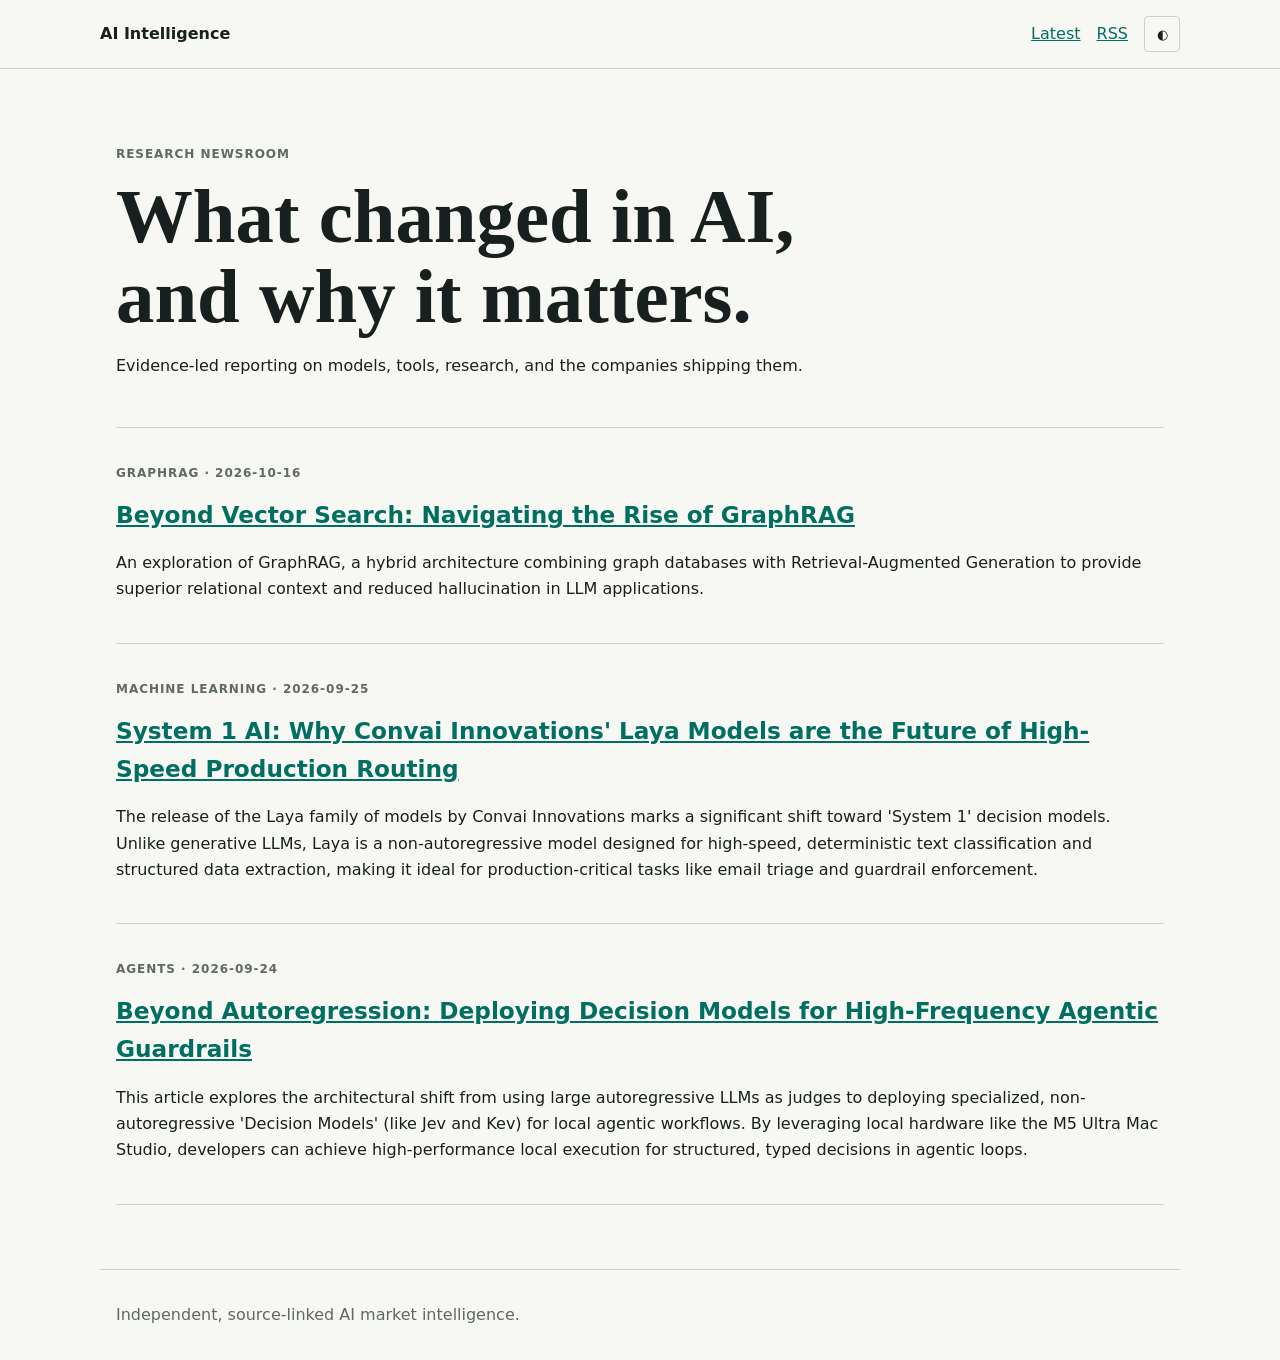
<file: index.html>
<!doctype html>
<html lang="en"><head><meta charset="utf-8"><meta name="viewport" content="width=device-width,initial-scale=1">
<title>AI Intelligence</title><link rel="canonical" href="https://orchestronai.github.io/AIResearch/">
<link rel="stylesheet" href="https://orchestronai.github.io/AIResearch/assets/site-ce0cb0289bdd.css"><script defer src="https://orchestronai.github.io/AIResearch/assets/site-e74c02c86c87.js"></script>
</head><body><a class="skip-link" href="#content">Skip to content</a>
<header class="site-header"><a class="brand" href="https://orchestronai.github.io/AIResearch/">AI Intelligence</a><nav aria-label="Primary"><a href="https://orchestronai.github.io/AIResearch/">Latest</a><a href="https://orchestronai.github.io/AIResearch/feed.xml">RSS</a><button id="theme-toggle" type="button" aria-label="Toggle color theme">◐</button></nav></header>
<main id="content"><section class="masthead"><p class="eyebrow">Research newsroom</p><h1>What changed in AI, and why it matters.</h1><p>Evidence-led reporting on models, tools, research, and the companies shipping them.</p></section><section class="stream" aria-label="Latest articles"><article class="story"><p class="meta">GraphRAG · 2026-10-16</p><h2><a href="https://orchestronai.github.io/AIResearch/articles/graphrag/">Beyond Vector Search: Navigating the Rise of GraphRAG</a></h2><p>An exploration of GraphRAG, a hybrid architecture combining graph databases with Retrieval-Augmented Generation to provide superior relational context and reduced hallucination in LLM applications.</p></article><article class="story"><p class="meta">Machine Learning · 2026-09-25</p><h2><a href="https://orchestronai.github.io/AIResearch/articles/convaiinnovations-laya-text-classification/">System 1 AI: Why Convai Innovations&#39; Laya Models are the Future of High-Speed Production Routing</a></h2><p>The release of the Laya family of models by Convai Innovations marks a significant shift toward &#39;System 1&#39; decision models. Unlike generative LLMs, Laya is a non-autoregressive model designed for high-speed, deterministic text classification and structured data extraction, making it ideal for production-critical tasks like email triage and guardrail enforcement.</p></article><article class="story"><p class="meta">agents · 2026-09-24</p><h2><a href="https://orchestronai.github.io/AIResearch/articles/deploying-local-llm-models/">Beyond Autoregression: Deploying Decision Models for High-Frequency Agentic Guardrails</a></h2><p>This article explores the architectural shift from using large autoregressive LLMs as judges to deploying specialized, non-autoregressive &#39;Decision Models&#39; (like Jev and Kev) for local agentic workflows. By leveraging local hardware like the M5 Ultra Mac Studio, developers can achieve high-performance local execution for structured, typed decisions in agentic loops.</p></article></section></main><footer>Independent, source-linked AI market intelligence.</footer></body></html>
</file>
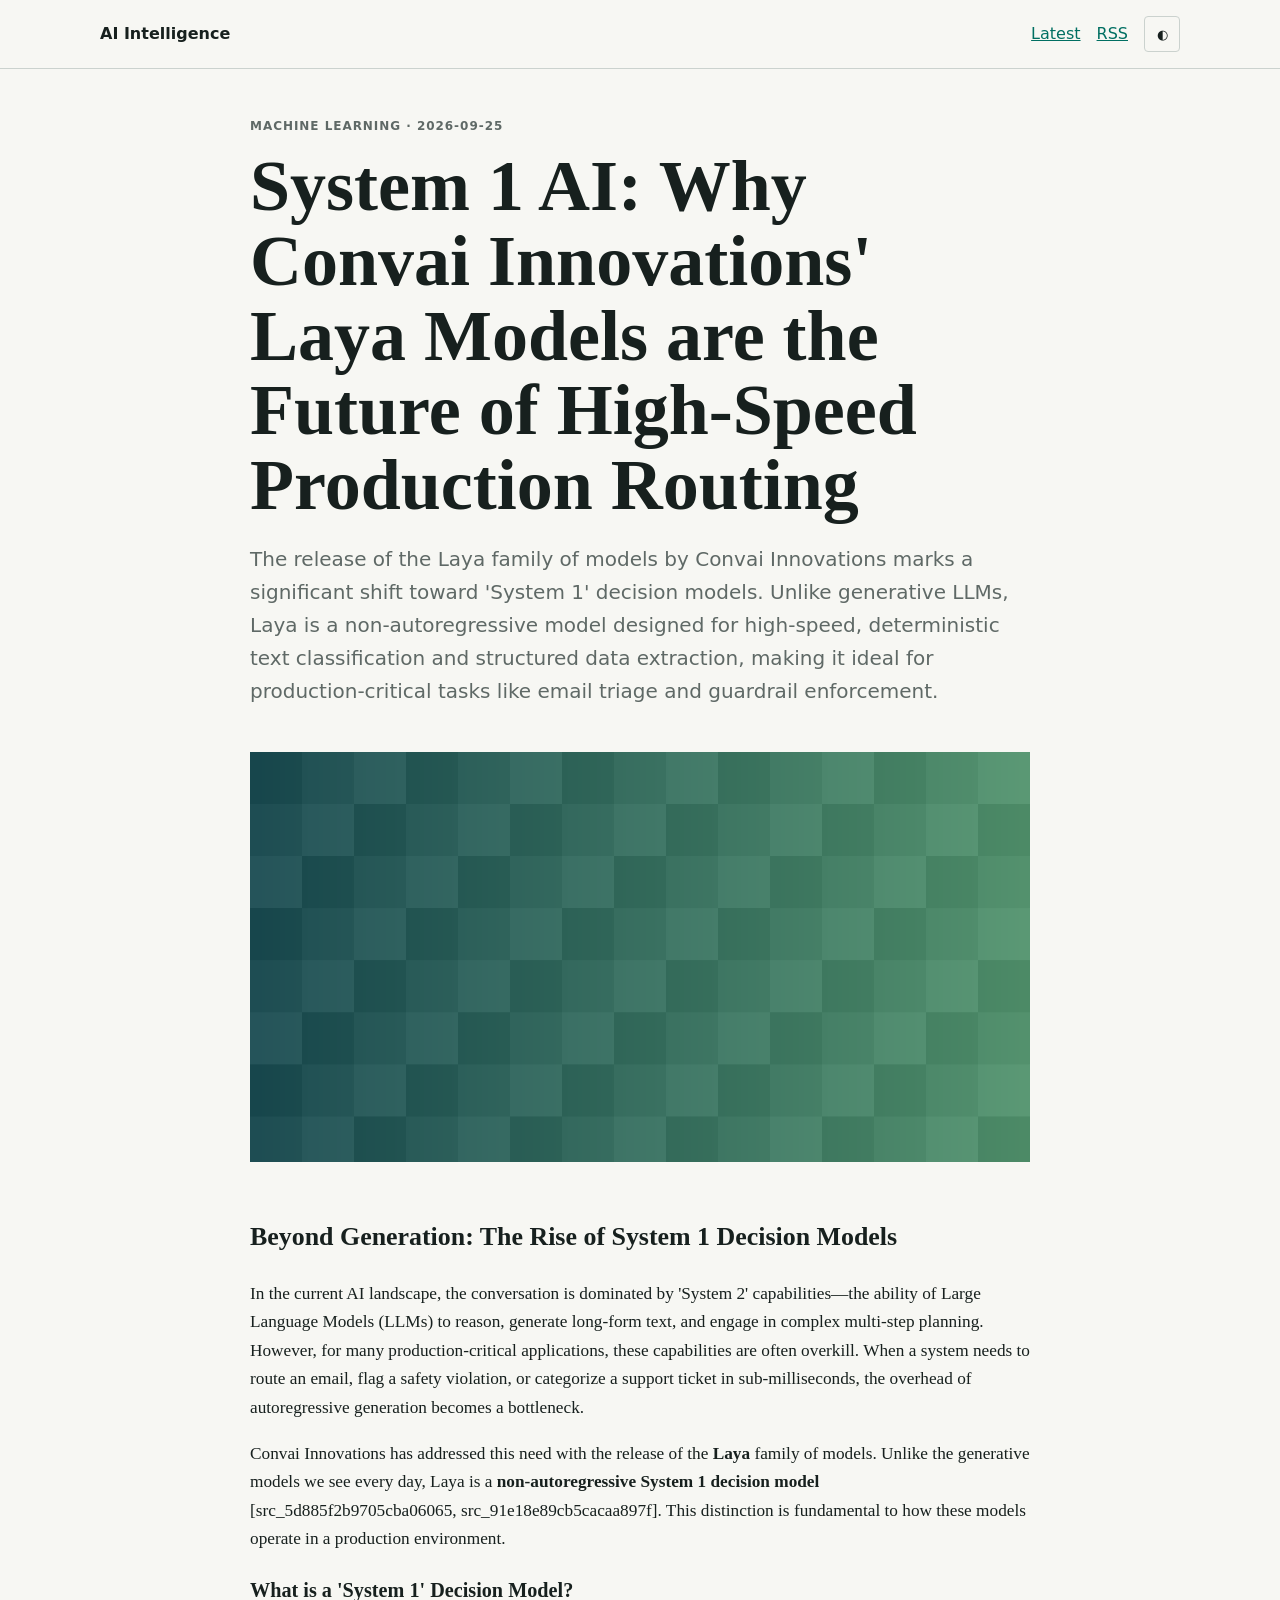
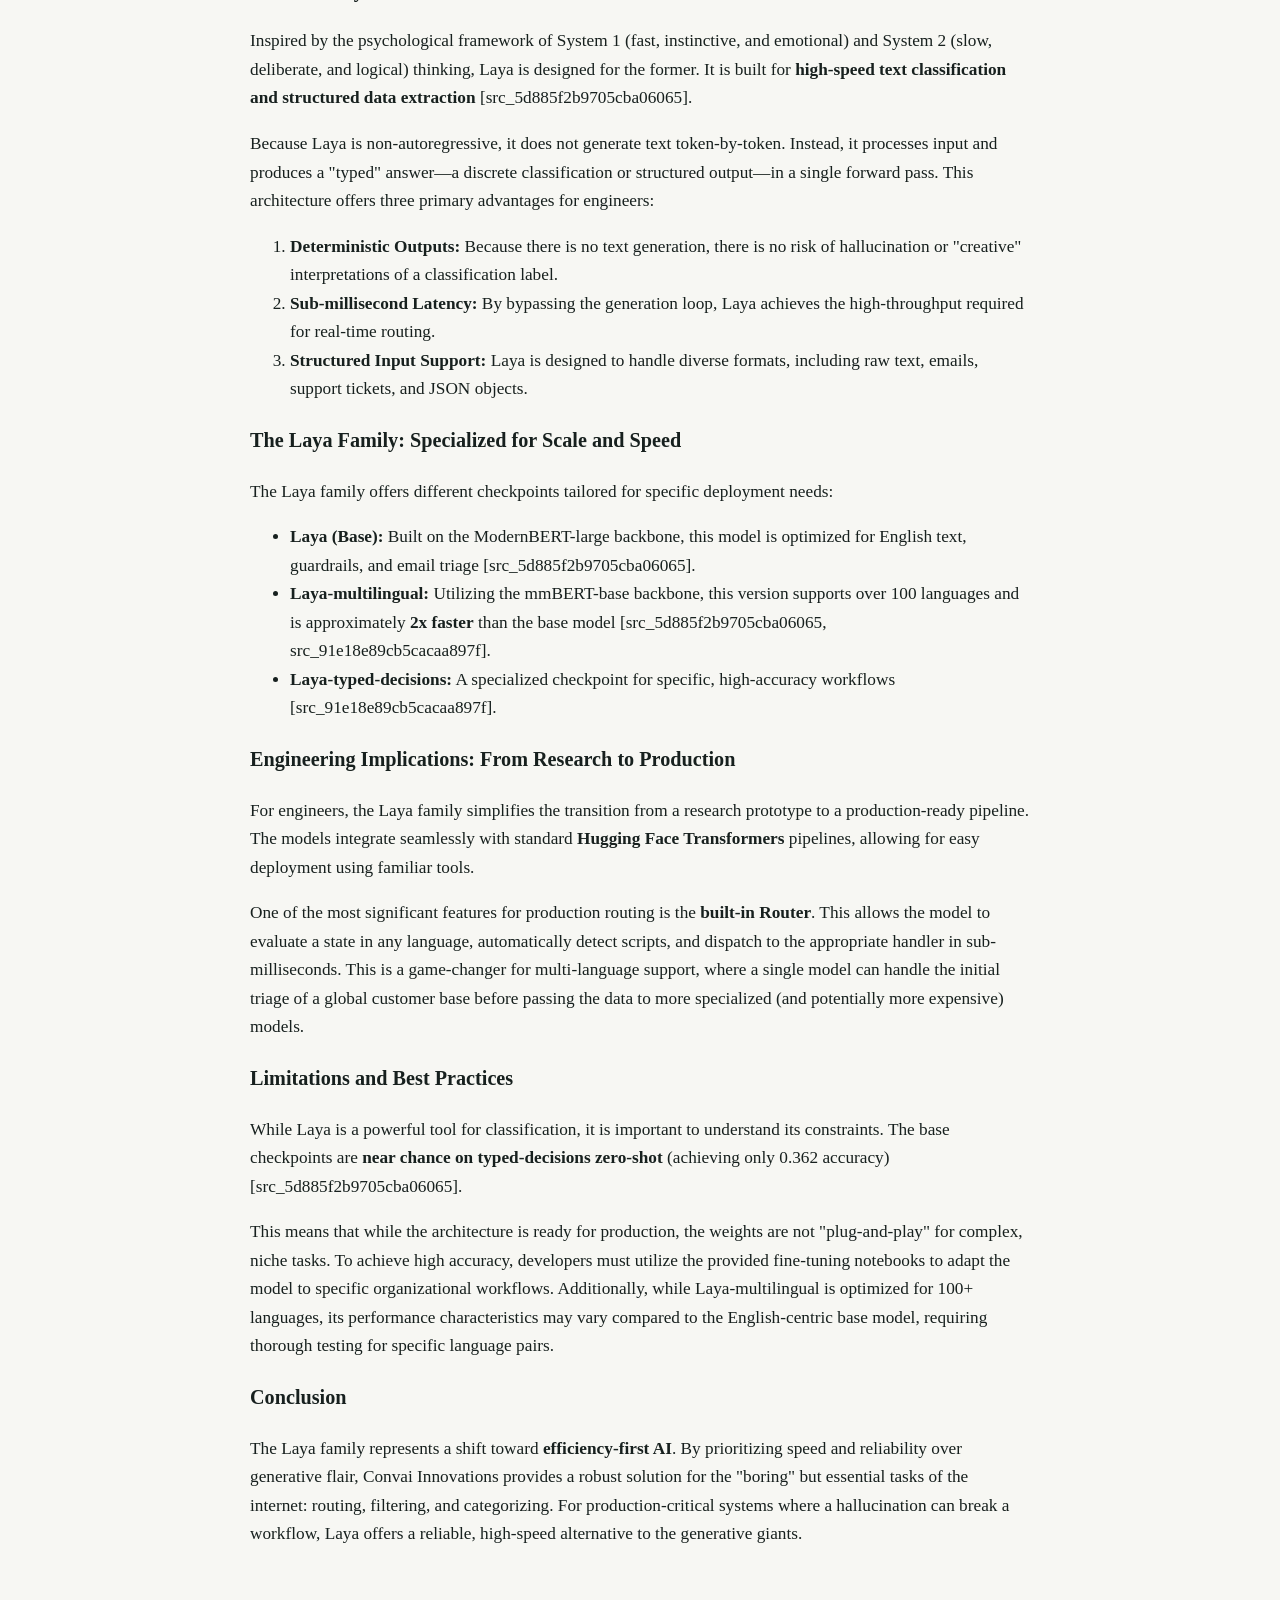
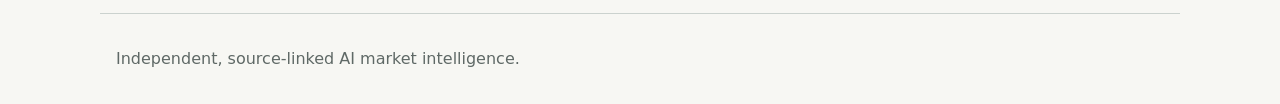
<file: articles/convaiinnovations-laya-text-classification/index.html>
<!doctype html>
<html lang="en"><head><meta charset="utf-8"><meta name="viewport" content="width=device-width,initial-scale=1">
<title>System 1 AI: Why Convai Innovations&#39; Laya Models are the Future of High-Speed Production Routing · AI Intelligence</title><link rel="canonical" href="https://orchestronai.github.io/AIResearch/articles/convaiinnovations-laya-text-classification/">
<link rel="stylesheet" href="https://orchestronai.github.io/AIResearch/assets/site-ce0cb0289bdd.css"><script defer src="https://orchestronai.github.io/AIResearch/assets/site-e74c02c86c87.js"></script>
<meta name="aipub-version" content="9717fb7f09e002bc162e538088f3d479118362d8b83f2396f8c6e183e3c8e60c"><meta property="og:title" content="System 1 AI: Why Convai Innovations&#39; Laya Models are the Future of High-Speed Production Routing"><meta property="og:description" content="The release of the Laya family of models by Convai Innovations marks a significant shift toward &#39;System 1&#39; decision models. Unlike generative LLMs, Laya is a non-autoregressive model designed for high-speed, deterministic text classification and structured data extraction, making it ideal for production-critical tasks like email triage and guardrail enforcement."><meta property="og:image" content="https://orchestronai.github.io/AIResearch/articles/convaiinnovations-laya-text-classification/cover-fa02c937ddc7.png"><meta property="og:type" content="article"></head><body><a class="skip-link" href="#content">Skip to content</a>
<header class="site-header"><a class="brand" href="https://orchestronai.github.io/AIResearch/">AI Intelligence</a><nav aria-label="Primary"><a href="https://orchestronai.github.io/AIResearch/">Latest</a><a href="https://orchestronai.github.io/AIResearch/feed.xml">RSS</a><button id="theme-toggle" type="button" aria-label="Toggle color theme">◐</button></nav></header>
<main id="content"><article class="article"><p class="meta">Machine Learning · 2026-09-25</p><h1>System 1 AI: Why Convai Innovations&#39; Laya Models are the Future of High-Speed Production Routing</h1><p class="dek">The release of the Laya family of models by Convai Innovations marks a significant shift toward &#39;System 1&#39; decision models. Unlike generative LLMs, Laya is a non-autoregressive model designed for high-speed, deterministic text classification and structured data extraction, making it ideal for production-critical tasks like email triage and guardrail enforcement.</p><img class="cover" src="cover-fa02c937ddc7.png" alt="Cover for System 1 AI: Why Convai Innovations&#39; Laya Models are the Future of High-Speed Production Routing" width="1200" height="630"><div class="prose"><h2>Beyond Generation: The Rise of System 1 Decision Models</h2>
<p>In the current AI landscape, the conversation is dominated by 'System 2' capabilities—the ability of Large Language Models (LLMs) to reason, generate long-form text, and engage in complex multi-step planning. However, for many production-critical applications, these capabilities are often overkill. When a system needs to route an email, flag a safety violation, or categorize a support ticket in sub-milliseconds, the overhead of autoregressive generation becomes a bottleneck.</p>
<p>Convai Innovations has addressed this need with the release of the <strong>Laya</strong> family of models. Unlike the generative models we see every day, Laya is a <strong>non-autoregressive System 1 decision model</strong> [src_5d885f2b9705cba06065, src_91e18e89cb5cacaa897f]. This distinction is fundamental to how these models operate in a production environment.</p>
<h3>What is a 'System 1' Decision Model?</h3>
<p>Inspired by the psychological framework of System 1 (fast, instinctive, and emotional) and System 2 (slow, deliberate, and logical) thinking, Laya is designed for the former. It is built for <strong>high-speed text classification and structured data extraction</strong> [src_5d885f2b9705cba06065].</p>
<p>Because Laya is non-autoregressive, it does not generate text token-by-token. Instead, it processes input and produces a &quot;typed&quot; answer—a discrete classification or structured output—in a single forward pass. This architecture offers three primary advantages for engineers:</p>
<ol>
<li><strong>Deterministic Outputs:</strong> Because there is no text generation, there is no risk of hallucination or &quot;creative&quot; interpretations of a classification label.</li>
<li><strong>Sub-millisecond Latency:</strong> By bypassing the generation loop, Laya achieves the high-throughput required for real-time routing.</li>
<li><strong>Structured Input Support:</strong> Laya is designed to handle diverse formats, including raw text, emails, support tickets, and JSON objects.</li>
</ol>
<h3>The Laya Family: Specialized for Scale and Speed</h3>
<p>The Laya family offers different checkpoints tailored for specific deployment needs:</p>
<ul>
<li><strong>Laya (Base):</strong> Built on the ModernBERT-large backbone, this model is optimized for English text, guardrails, and email triage [src_5d885f2b9705cba06065].</li>
<li><strong>Laya-multilingual:</strong> Utilizing the mmBERT-base backbone, this version supports over 100 languages and is approximately <strong>2x faster</strong> than the base model [src_5d885f2b9705cba06065, src_91e18e89cb5cacaa897f].</li>
<li><strong>Laya-typed-decisions:</strong> A specialized checkpoint for specific, high-accuracy workflows [src_91e18e89cb5cacaa897f].</li>
</ul>
<h3>Engineering Implications: From Research to Production</h3>
<p>For engineers, the Laya family simplifies the transition from a research prototype to a production-ready pipeline. The models integrate seamlessly with standard <strong>Hugging Face Transformers</strong> pipelines, allowing for easy deployment using familiar tools.</p>
<p>One of the most significant features for production routing is the <strong>built-in Router</strong>. This allows the model to evaluate a state in any language, automatically detect scripts, and dispatch to the appropriate handler in sub-milliseconds. This is a game-changer for multi-language support, where a single model can handle the initial triage of a global customer base before passing the data to more specialized (and potentially more expensive) models.</p>
<h3>Limitations and Best Practices</h3>
<p>While Laya is a powerful tool for classification, it is important to understand its constraints. The base checkpoints are <strong>near chance on typed-decisions zero-shot</strong> (achieving only 0.362 accuracy) [src_5d885f2b9705cba06065].</p>
<p>This means that while the architecture is ready for production, the weights are not &quot;plug-and-play&quot; for complex, niche tasks. To achieve high accuracy, developers must utilize the provided fine-tuning notebooks to adapt the model to specific organizational workflows. Additionally, while Laya-multilingual is optimized for 100+ languages, its performance characteristics may vary compared to the English-centric base model, requiring thorough testing for specific language pairs.</p>
<h3>Conclusion</h3>
<p>The Laya family represents a shift toward <strong>efficiency-first AI</strong>. By prioritizing speed and reliability over generative flair, Convai Innovations provides a robust solution for the &quot;boring&quot; but essential tasks of the internet: routing, filtering, and categorizing. For production-critical systems where a hallucination can break a workflow, Laya offers a reliable, high-speed alternative to the generative giants.</p>
</div></article></main><footer>Independent, source-linked AI market intelligence.</footer></body></html>
</file>
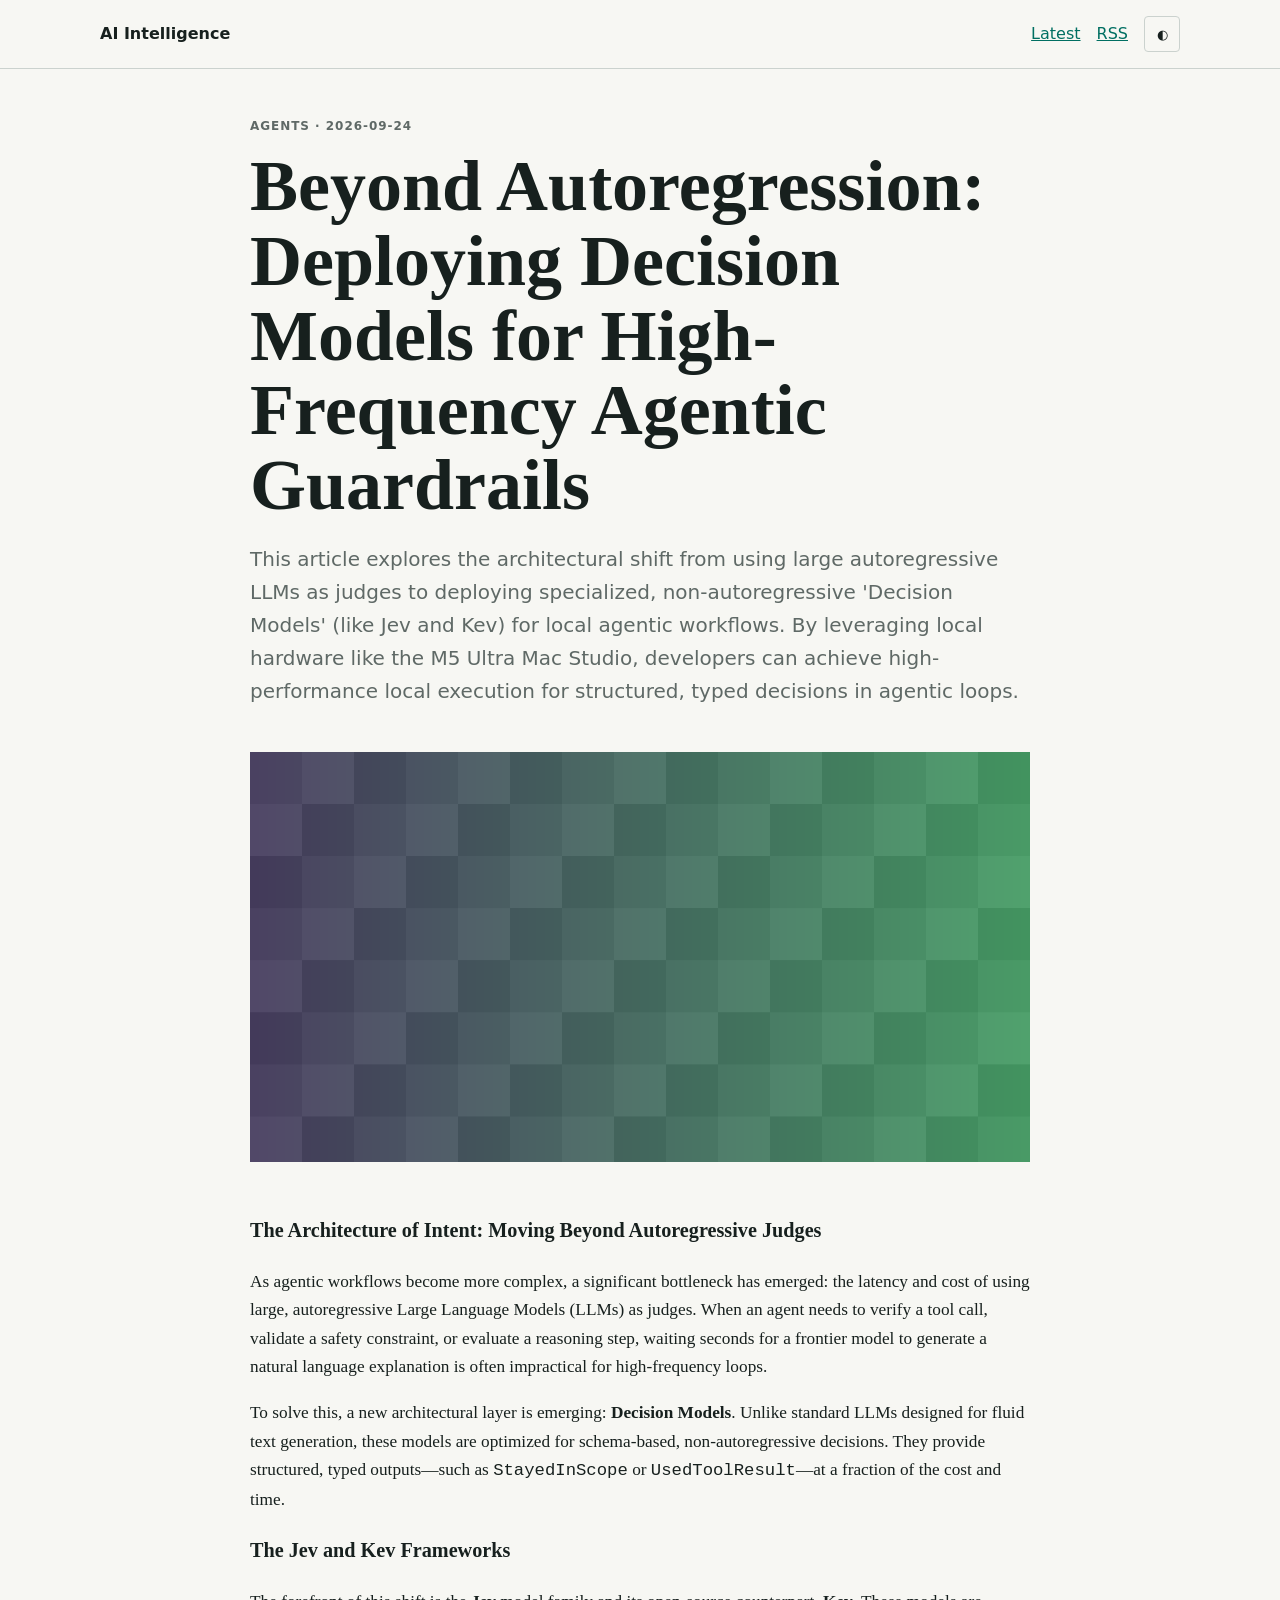
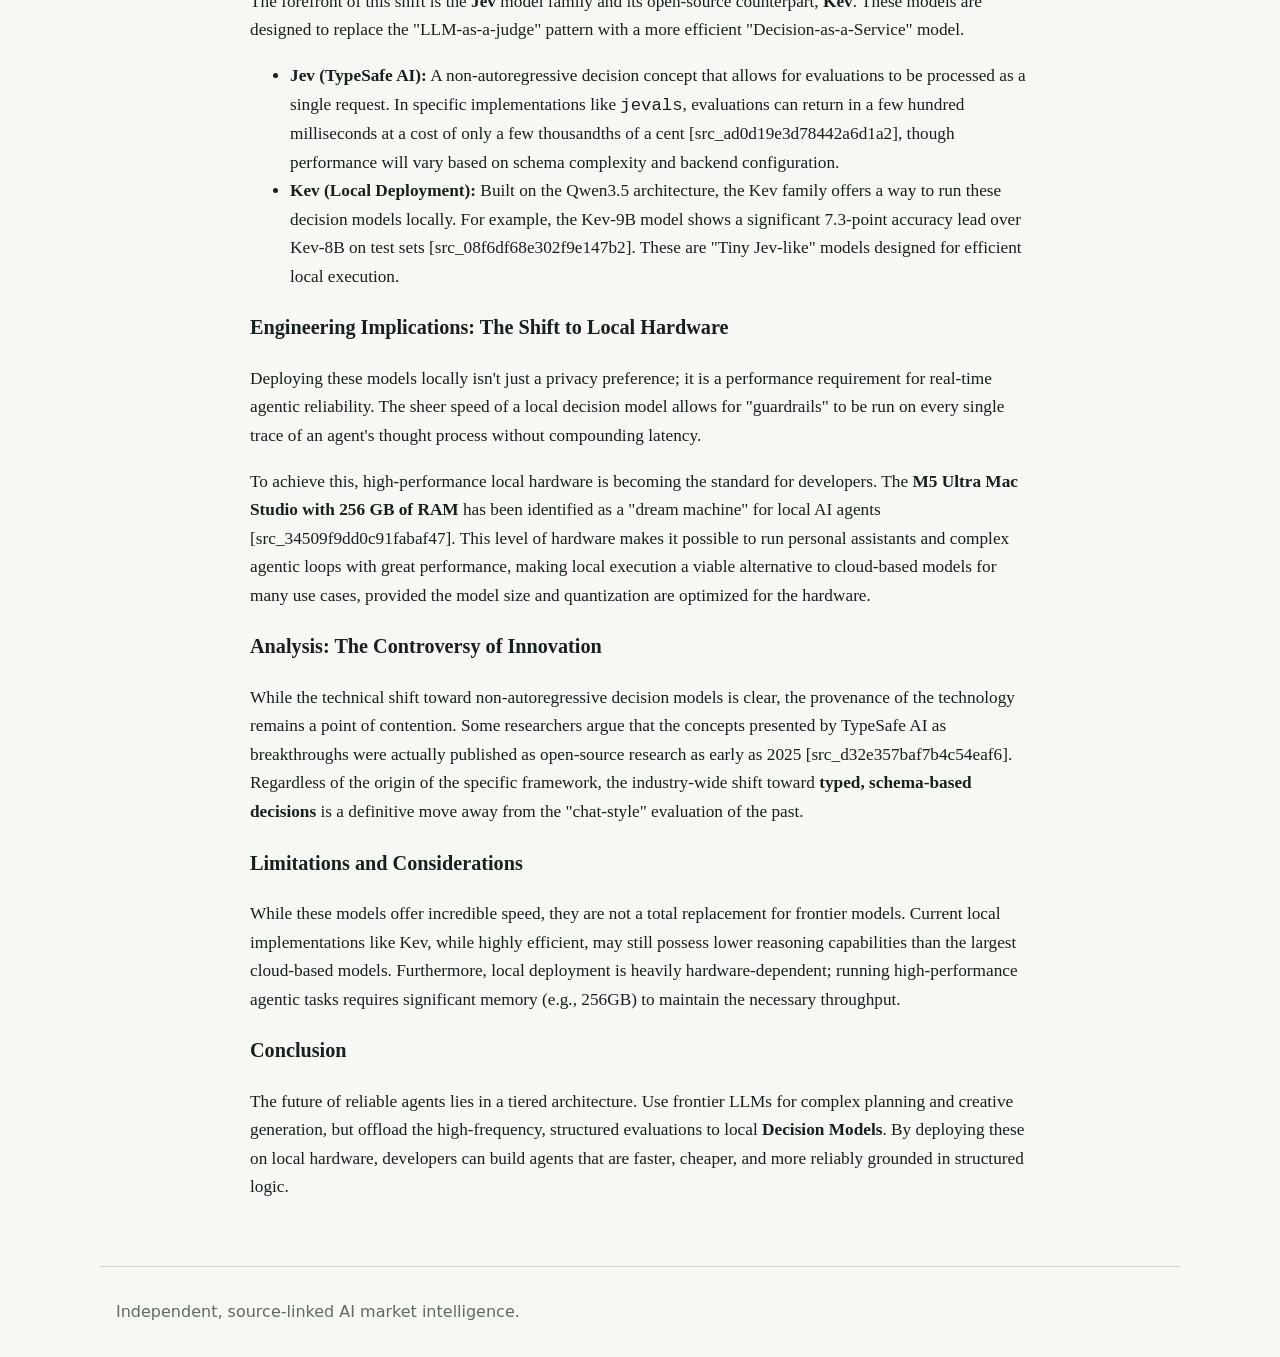
<file: articles/deploying-local-llm-models/index.html>
<!doctype html>
<html lang="en"><head><meta charset="utf-8"><meta name="viewport" content="width=device-width,initial-scale=1">
<title>Beyond Autoregression: Deploying Decision Models for High-Frequency Agentic Guardrails · AI Intelligence</title><link rel="canonical" href="https://orchestronai.github.io/AIResearch/articles/deploying-local-llm-models/">
<link rel="stylesheet" href="https://orchestronai.github.io/AIResearch/assets/site-ce0cb0289bdd.css"><script defer src="https://orchestronai.github.io/AIResearch/assets/site-e74c02c86c87.js"></script>
<meta name="aipub-version" content="1678b8c4f16a5e0b7647caab0cc7025e7673c56c213f4b9ae1122f049c661373"><meta property="og:title" content="Beyond Autoregression: Deploying Decision Models for High-Frequency Agentic Guardrails"><meta property="og:description" content="This article explores the architectural shift from using large autoregressive LLMs as judges to deploying specialized, non-autoregressive &#39;Decision Models&#39; (like Jev and Kev) for local agentic workflows. By leveraging local hardware like the M5 Ultra Mac Studio, developers can achieve high-performance local execution for structured, typed decisions in agentic loops."><meta property="og:image" content="https://orchestronai.github.io/AIResearch/articles/deploying-local-llm-models/cover-3f707f5364f7.png"><meta property="og:type" content="article"></head><body><a class="skip-link" href="#content">Skip to content</a>
<header class="site-header"><a class="brand" href="https://orchestronai.github.io/AIResearch/">AI Intelligence</a><nav aria-label="Primary"><a href="https://orchestronai.github.io/AIResearch/">Latest</a><a href="https://orchestronai.github.io/AIResearch/feed.xml">RSS</a><button id="theme-toggle" type="button" aria-label="Toggle color theme">◐</button></nav></header>
<main id="content"><article class="article"><p class="meta">agents · 2026-09-24</p><h1>Beyond Autoregression: Deploying Decision Models for High-Frequency Agentic Guardrails</h1><p class="dek">This article explores the architectural shift from using large autoregressive LLMs as judges to deploying specialized, non-autoregressive &#39;Decision Models&#39; (like Jev and Kev) for local agentic workflows. By leveraging local hardware like the M5 Ultra Mac Studio, developers can achieve high-performance local execution for structured, typed decisions in agentic loops.</p><img class="cover" src="cover-3f707f5364f7.png" alt="Cover for Beyond Autoregression: Deploying Decision Models for High-Frequency Agentic Guardrails" width="1200" height="630"><div class="prose"><h3>The Architecture of Intent: Moving Beyond Autoregressive Judges</h3>
<p>As agentic workflows become more complex, a significant bottleneck has emerged: the latency and cost of using large, autoregressive Large Language Models (LLMs) as judges. When an agent needs to verify a tool call, validate a safety constraint, or evaluate a reasoning step, waiting seconds for a frontier model to generate a natural language explanation is often impractical for high-frequency loops.</p>
<p>To solve this, a new architectural layer is emerging: <strong>Decision Models</strong>. Unlike standard LLMs designed for fluid text generation, these models are optimized for schema-based, non-autoregressive decisions. They provide structured, typed outputs—such as <code>StayedInScope</code> or <code>UsedToolResult</code>—at a fraction of the cost and time.</p>
<h3>The Jev and Kev Frameworks</h3>
<p>The forefront of this shift is the <strong>Jev</strong> model family and its open-source counterpart, <strong>Kev</strong>. These models are designed to replace the &quot;LLM-as-a-judge&quot; pattern with a more efficient &quot;Decision-as-a-Service&quot; model.</p>
<ul>
<li><strong>Jev (TypeSafe AI):</strong> A non-autoregressive decision concept that allows for evaluations to be processed as a single request. In specific implementations like <code>jevals</code>, evaluations can return in a few hundred milliseconds at a cost of only a few thousandths of a cent [src_ad0d19e3d78442a6d1a2], though performance will vary based on schema complexity and backend configuration.</li>
<li><strong>Kev (Local Deployment):</strong> Built on the Qwen3.5 architecture, the Kev family offers a way to run these decision models locally. For example, the Kev-9B model shows a significant 7.3-point accuracy lead over Kev-8B on test sets [src_08f6df68e302f9e147b2]. These are &quot;Tiny Jev-like&quot; models designed for efficient local execution.</li>
</ul>
<h3>Engineering Implications: The Shift to Local Hardware</h3>
<p>Deploying these models locally isn't just a privacy preference; it is a performance requirement for real-time agentic reliability. The sheer speed of a local decision model allows for &quot;guardrails&quot; to be run on every single trace of an agent's thought process without compounding latency.</p>
<p>To achieve this, high-performance local hardware is becoming the standard for developers. The <strong>M5 Ultra Mac Studio with 256 GB of RAM</strong> has been identified as a &quot;dream machine&quot; for local AI agents [src_34509f9dd0c91fabaf47]. This level of hardware makes it possible to run personal assistants and complex agentic loops with great performance, making local execution a viable alternative to cloud-based models for many use cases, provided the model size and quantization are optimized for the hardware.</p>
<h3>Analysis: The Controversy of Innovation</h3>
<p>While the technical shift toward non-autoregressive decision models is clear, the provenance of the technology remains a point of contention. Some researchers argue that the concepts presented by TypeSafe AI as breakthroughs were actually published as open-source research as early as 2025 [src_d32e357baf7b4c54eaf6]. Regardless of the origin of the specific framework, the industry-wide shift toward <strong>typed, schema-based decisions</strong> is a definitive move away from the &quot;chat-style&quot; evaluation of the past.</p>
<h3>Limitations and Considerations</h3>
<p>While these models offer incredible speed, they are not a total replacement for frontier models. Current local implementations like Kev, while highly efficient, may still possess lower reasoning capabilities than the largest cloud-based models. Furthermore, local deployment is heavily hardware-dependent; running high-performance agentic tasks requires significant memory (e.g., 256GB) to maintain the necessary throughput.</p>
<h3>Conclusion</h3>
<p>The future of reliable agents lies in a tiered architecture. Use frontier LLMs for complex planning and creative generation, but offload the high-frequency, structured evaluations to local <strong>Decision Models</strong>. By deploying these on local hardware, developers can build agents that are faster, cheaper, and more reliably grounded in structured logic.</p>
</div></article></main><footer>Independent, source-linked AI market intelligence.</footer></body></html>
</file>
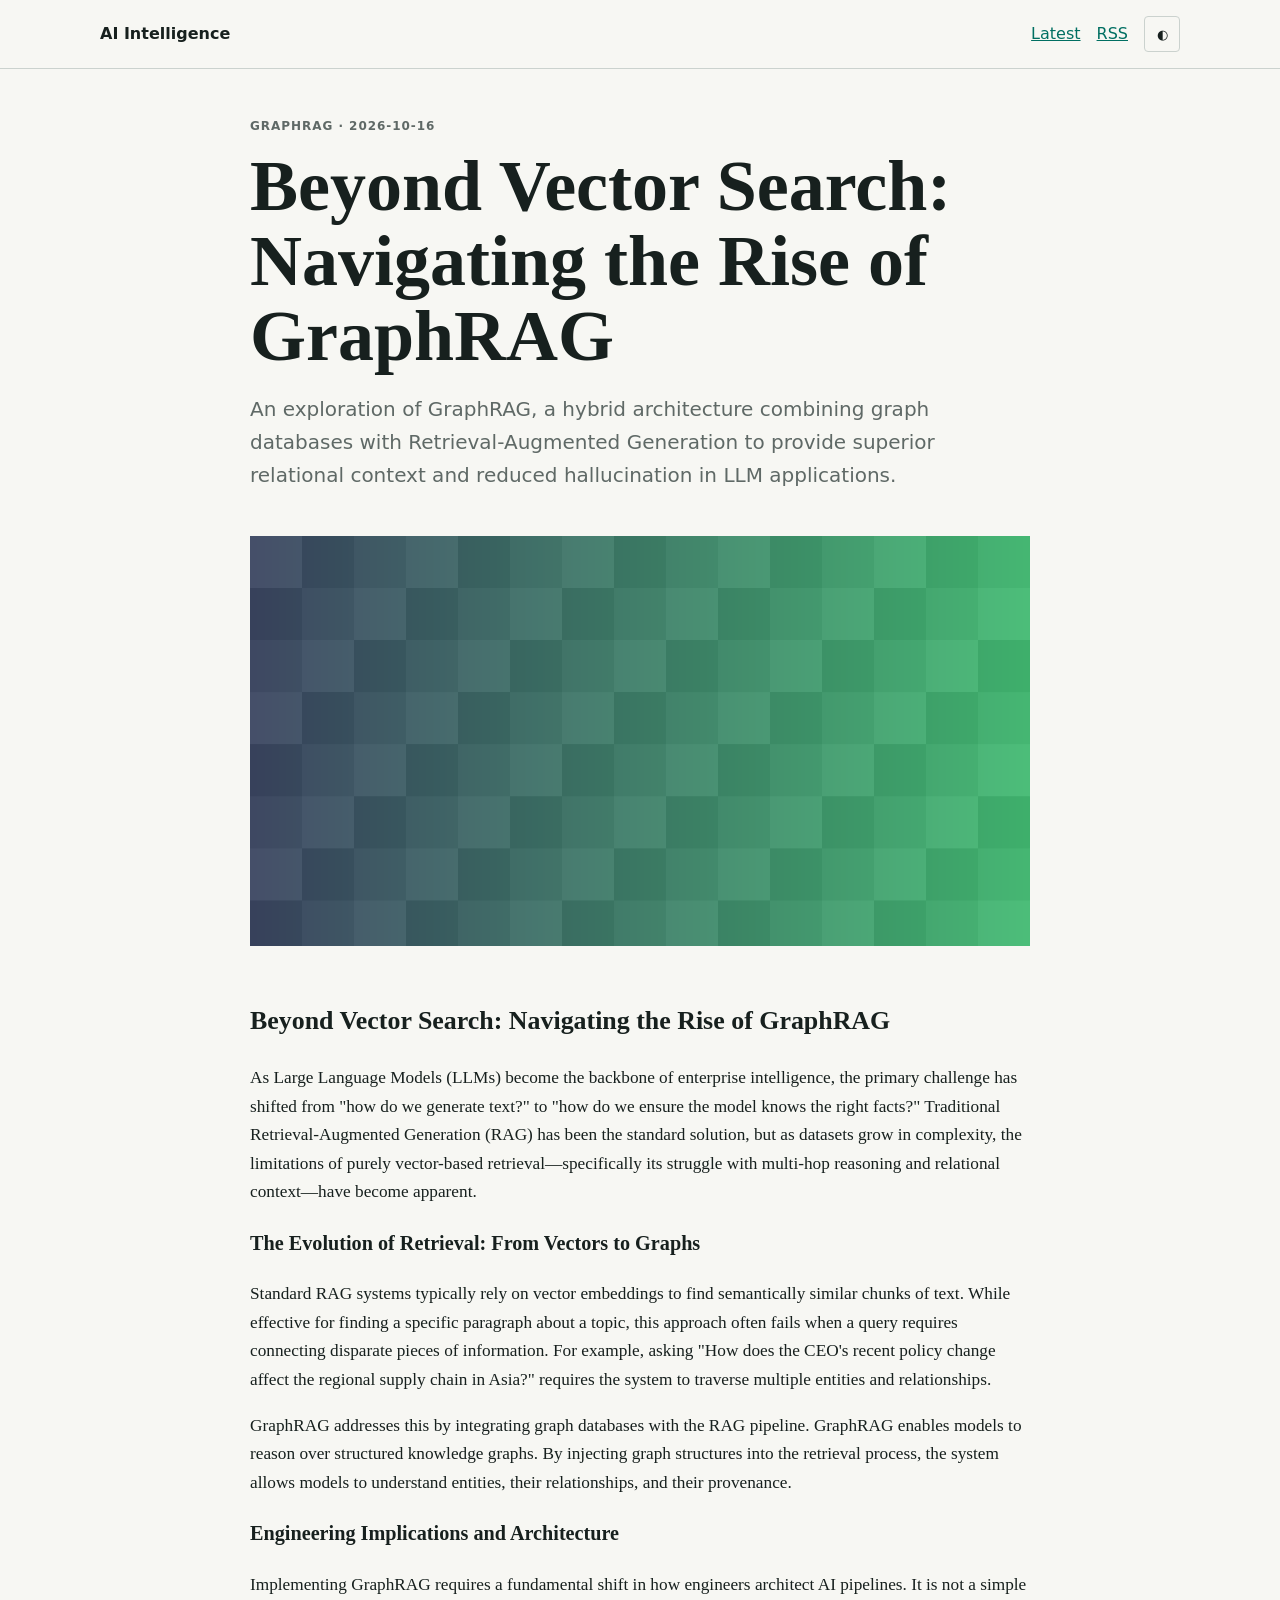
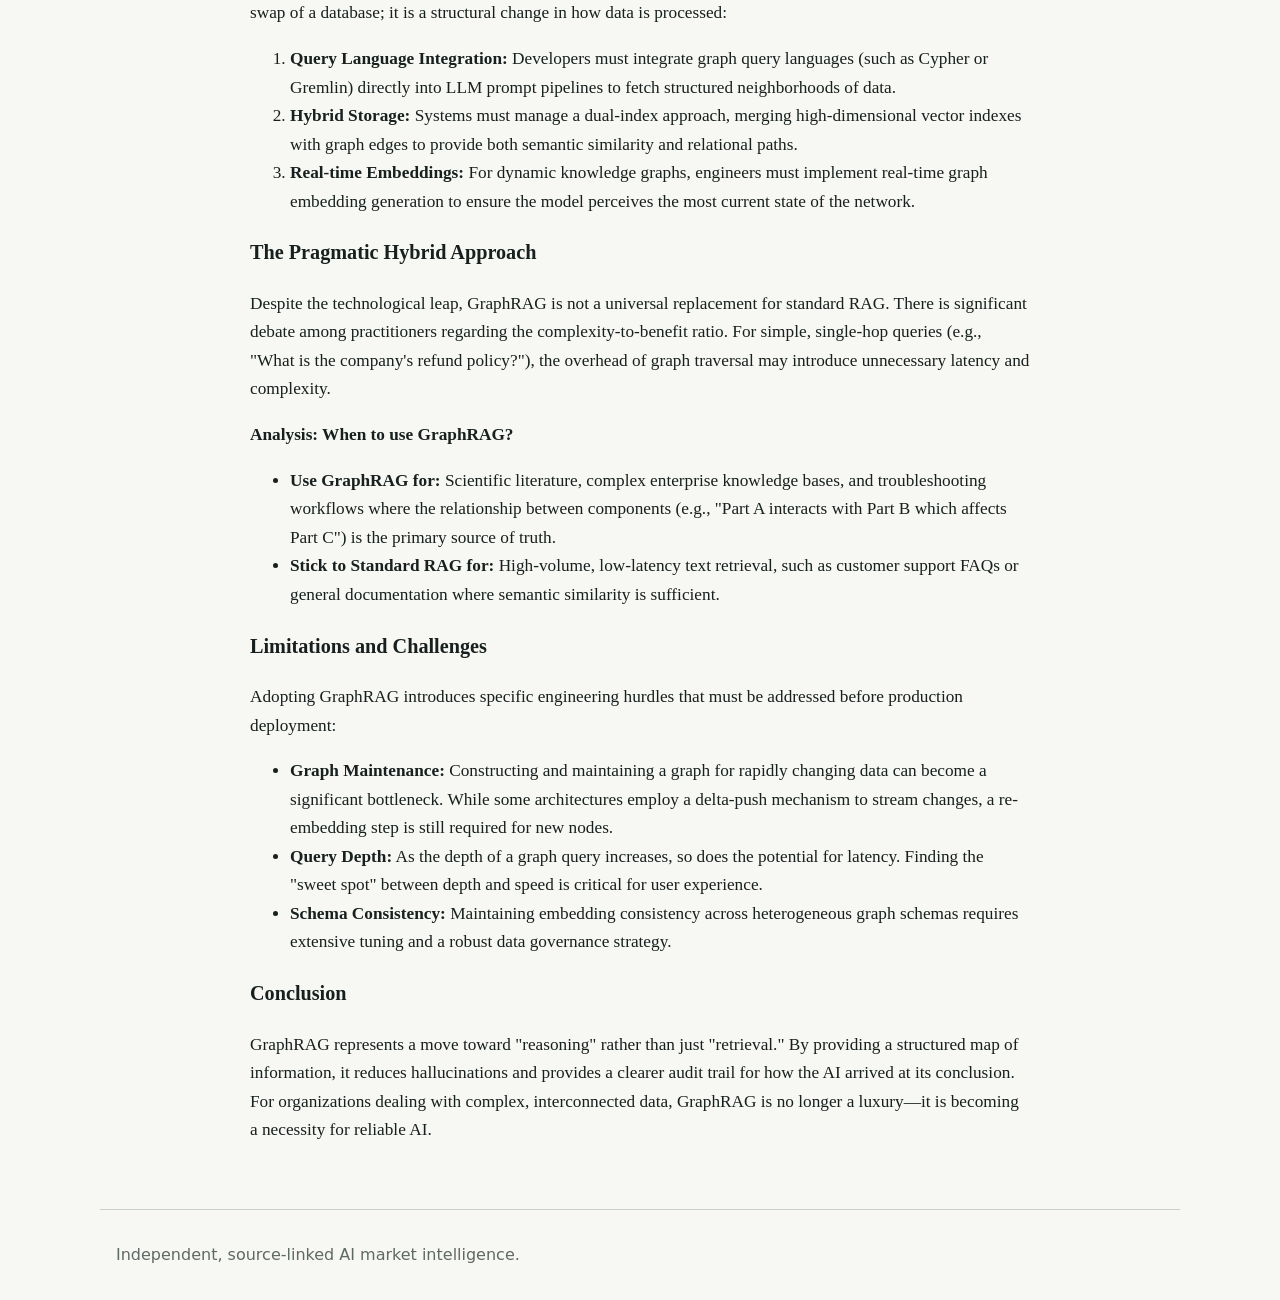
<file: articles/graphrag/index.html>
<!doctype html>
<html lang="en"><head><meta charset="utf-8"><meta name="viewport" content="width=device-width,initial-scale=1">
<title>Beyond Vector Search: Navigating the Rise of GraphRAG · AI Intelligence</title><link rel="canonical" href="https://orchestronai.github.io/AIResearch/articles/graphrag/">
<link rel="stylesheet" href="https://orchestronai.github.io/AIResearch/assets/site-ce0cb0289bdd.css"><script defer src="https://orchestronai.github.io/AIResearch/assets/site-e74c02c86c87.js"></script>
<meta name="aipub-version" content="25b99239f64916a000044ab622a6358710b325fe8b9e51ea0ab9cddf5229295c"><meta property="og:title" content="Beyond Vector Search: Navigating the Rise of GraphRAG"><meta property="og:description" content="An exploration of GraphRAG, a hybrid architecture combining graph databases with Retrieval-Augmented Generation to provide superior relational context and reduced hallucination in LLM applications."><meta property="og:image" content="https://orchestronai.github.io/AIResearch/articles/graphrag/cover-04eda495cb7d.png"><meta property="og:type" content="article"></head><body><a class="skip-link" href="#content">Skip to content</a>
<header class="site-header"><a class="brand" href="https://orchestronai.github.io/AIResearch/">AI Intelligence</a><nav aria-label="Primary"><a href="https://orchestronai.github.io/AIResearch/">Latest</a><a href="https://orchestronai.github.io/AIResearch/feed.xml">RSS</a><button id="theme-toggle" type="button" aria-label="Toggle color theme">◐</button></nav></header>
<main id="content"><article class="article"><p class="meta">GraphRAG · 2026-10-16</p><h1>Beyond Vector Search: Navigating the Rise of GraphRAG</h1><p class="dek">An exploration of GraphRAG, a hybrid architecture combining graph databases with Retrieval-Augmented Generation to provide superior relational context and reduced hallucination in LLM applications.</p><img class="cover" src="cover-04eda495cb7d.png" alt="Cover for Beyond Vector Search: Navigating the Rise of GraphRAG" width="1200" height="630"><div class="prose"><h2>Beyond Vector Search: Navigating the Rise of GraphRAG</h2>
<p>As Large Language Models (LLMs) become the backbone of enterprise intelligence, the primary challenge has shifted from &quot;how do we generate text?&quot; to &quot;how do we ensure the model knows the right facts?&quot; Traditional Retrieval-Augmented Generation (RAG) has been the standard solution, but as datasets grow in complexity, the limitations of purely vector-based retrieval—specifically its struggle with multi-hop reasoning and relational context—have become apparent.</p>
<h3>The Evolution of Retrieval: From Vectors to Graphs</h3>
<p>Standard RAG systems typically rely on vector embeddings to find semantically similar chunks of text. While effective for finding a specific paragraph about a topic, this approach often fails when a query requires connecting disparate pieces of information. For example, asking &quot;How does the CEO's recent policy change affect the regional supply chain in Asia?&quot; requires the system to traverse multiple entities and relationships.</p>
<p>GraphRAG addresses this by integrating graph databases with the RAG pipeline. GraphRAG enables models to reason over structured knowledge graphs. By injecting graph structures into the retrieval process, the system allows models to understand entities, their relationships, and their provenance.</p>
<h3>Engineering Implications and Architecture</h3>
<p>Implementing GraphRAG requires a fundamental shift in how engineers architect AI pipelines. It is not a simple swap of a database; it is a structural change in how data is processed:</p>
<ol>
<li><strong>Query Language Integration:</strong> Developers must integrate graph query languages (such as Cypher or Gremlin) directly into LLM prompt pipelines to fetch structured neighborhoods of data.</li>
<li><strong>Hybrid Storage:</strong> Systems must manage a dual-index approach, merging high-dimensional vector indexes with graph edges to provide both semantic similarity and relational paths.</li>
<li><strong>Real-time Embeddings:</strong> For dynamic knowledge graphs, engineers must implement real-time graph embedding generation to ensure the model perceives the most current state of the network.</li>
</ol>
<h3>The Pragmatic Hybrid Approach</h3>
<p>Despite the technological leap, GraphRAG is not a universal replacement for standard RAG. There is significant debate among practitioners regarding the complexity-to-benefit ratio. For simple, single-hop queries (e.g., &quot;What is the company's refund policy?&quot;), the overhead of graph traversal may introduce unnecessary latency and complexity.</p>
<p><strong>Analysis: When to use GraphRAG?</strong></p>
<ul>
<li><strong>Use GraphRAG for:</strong> Scientific literature, complex enterprise knowledge bases, and troubleshooting workflows where the relationship between components (e.g., &quot;Part A interacts with Part B which affects Part C&quot;) is the primary source of truth.</li>
<li><strong>Stick to Standard RAG for:</strong> High-volume, low-latency text retrieval, such as customer support FAQs or general documentation where semantic similarity is sufficient.</li>
</ul>
<h3>Limitations and Challenges</h3>
<p>Adopting GraphRAG introduces specific engineering hurdles that must be addressed before production deployment:</p>
<ul>
<li><strong>Graph Maintenance:</strong> Constructing and maintaining a graph for rapidly changing data can become a significant bottleneck. While some architectures employ a delta-push mechanism to stream changes, a re-embedding step is still required for new nodes.</li>
<li><strong>Query Depth:</strong> As the depth of a graph query increases, so does the potential for latency. Finding the &quot;sweet spot&quot; between depth and speed is critical for user experience.</li>
<li><strong>Schema Consistency:</strong> Maintaining embedding consistency across heterogeneous graph schemas requires extensive tuning and a robust data governance strategy.</li>
</ul>
<h3>Conclusion</h3>
<p>GraphRAG represents a move toward &quot;reasoning&quot; rather than just &quot;retrieval.&quot; By providing a structured map of information, it reduces hallucinations and provides a clearer audit trail for how the AI arrived at its conclusion. For organizations dealing with complex, interconnected data, GraphRAG is no longer a luxury—it is becoming a necessity for reliable AI.</p>
</div></article></main><footer>Independent, source-linked AI market intelligence.</footer></body></html>
</file>
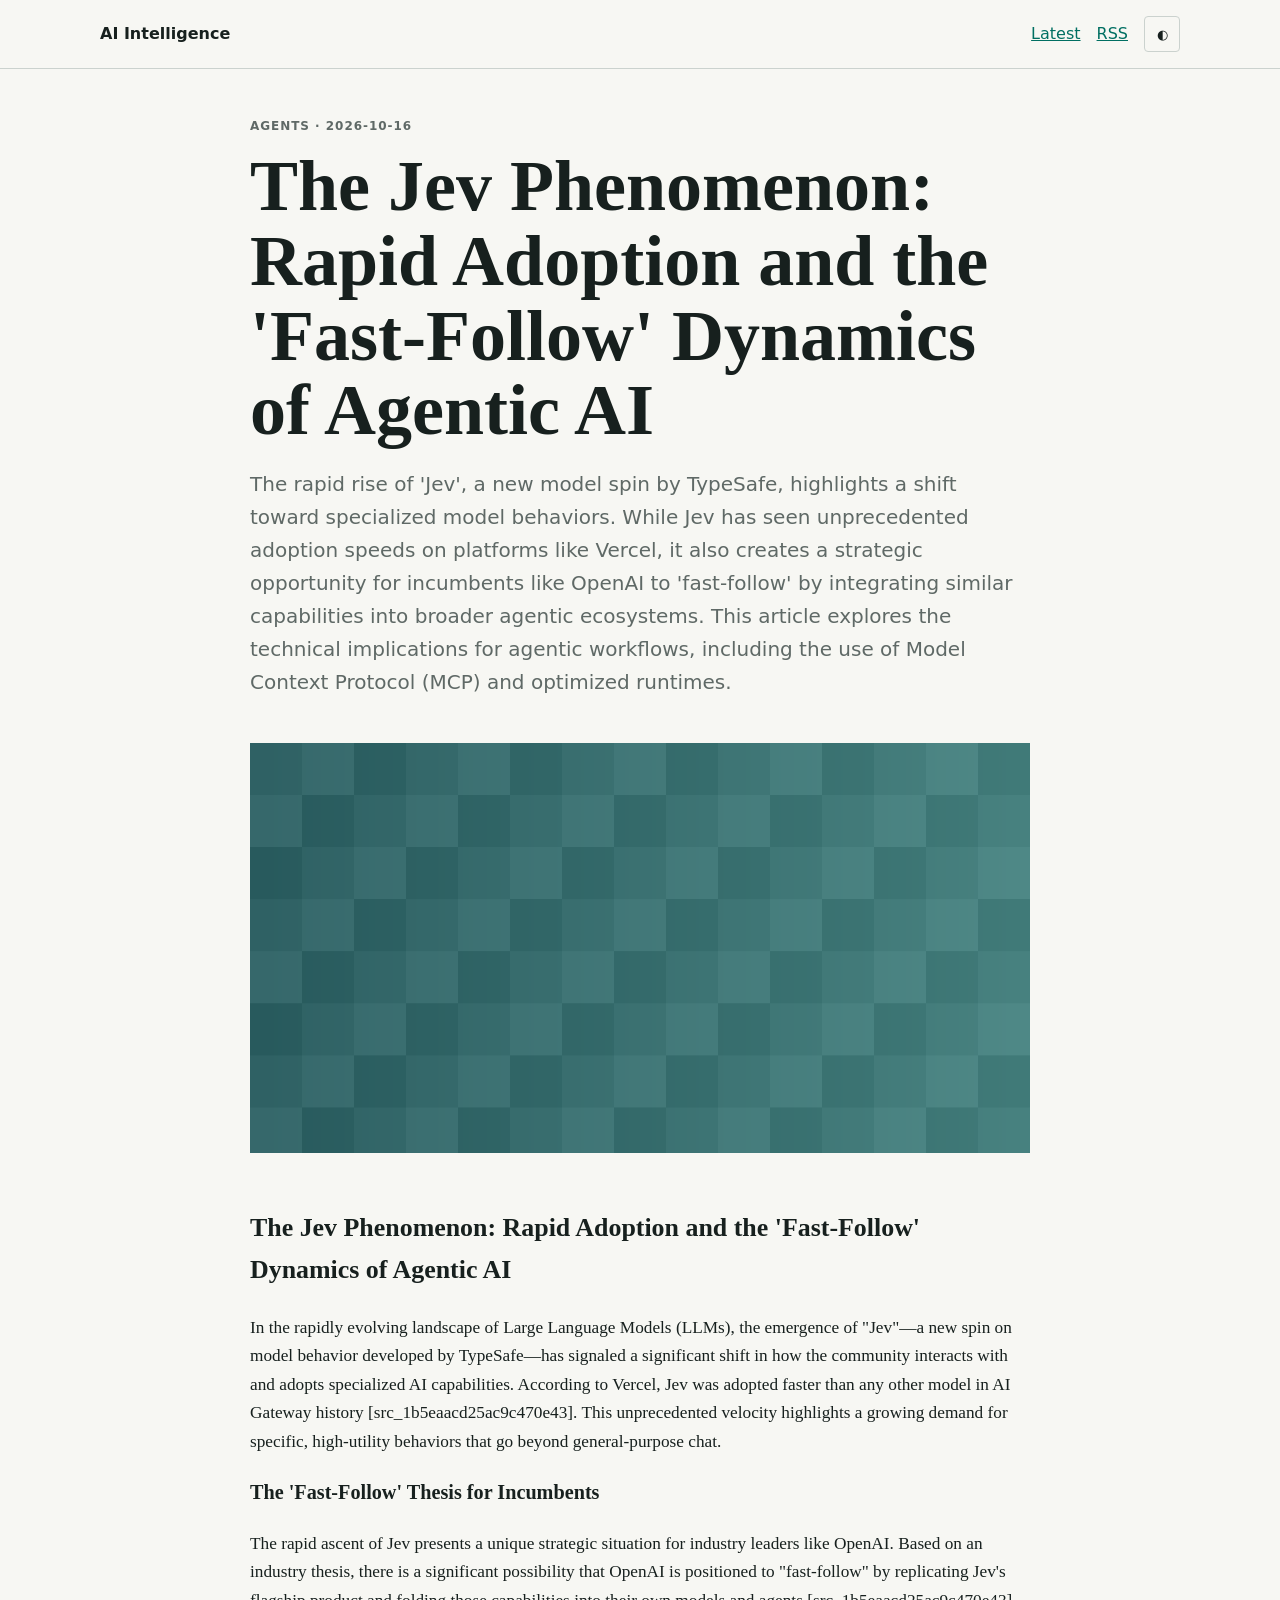
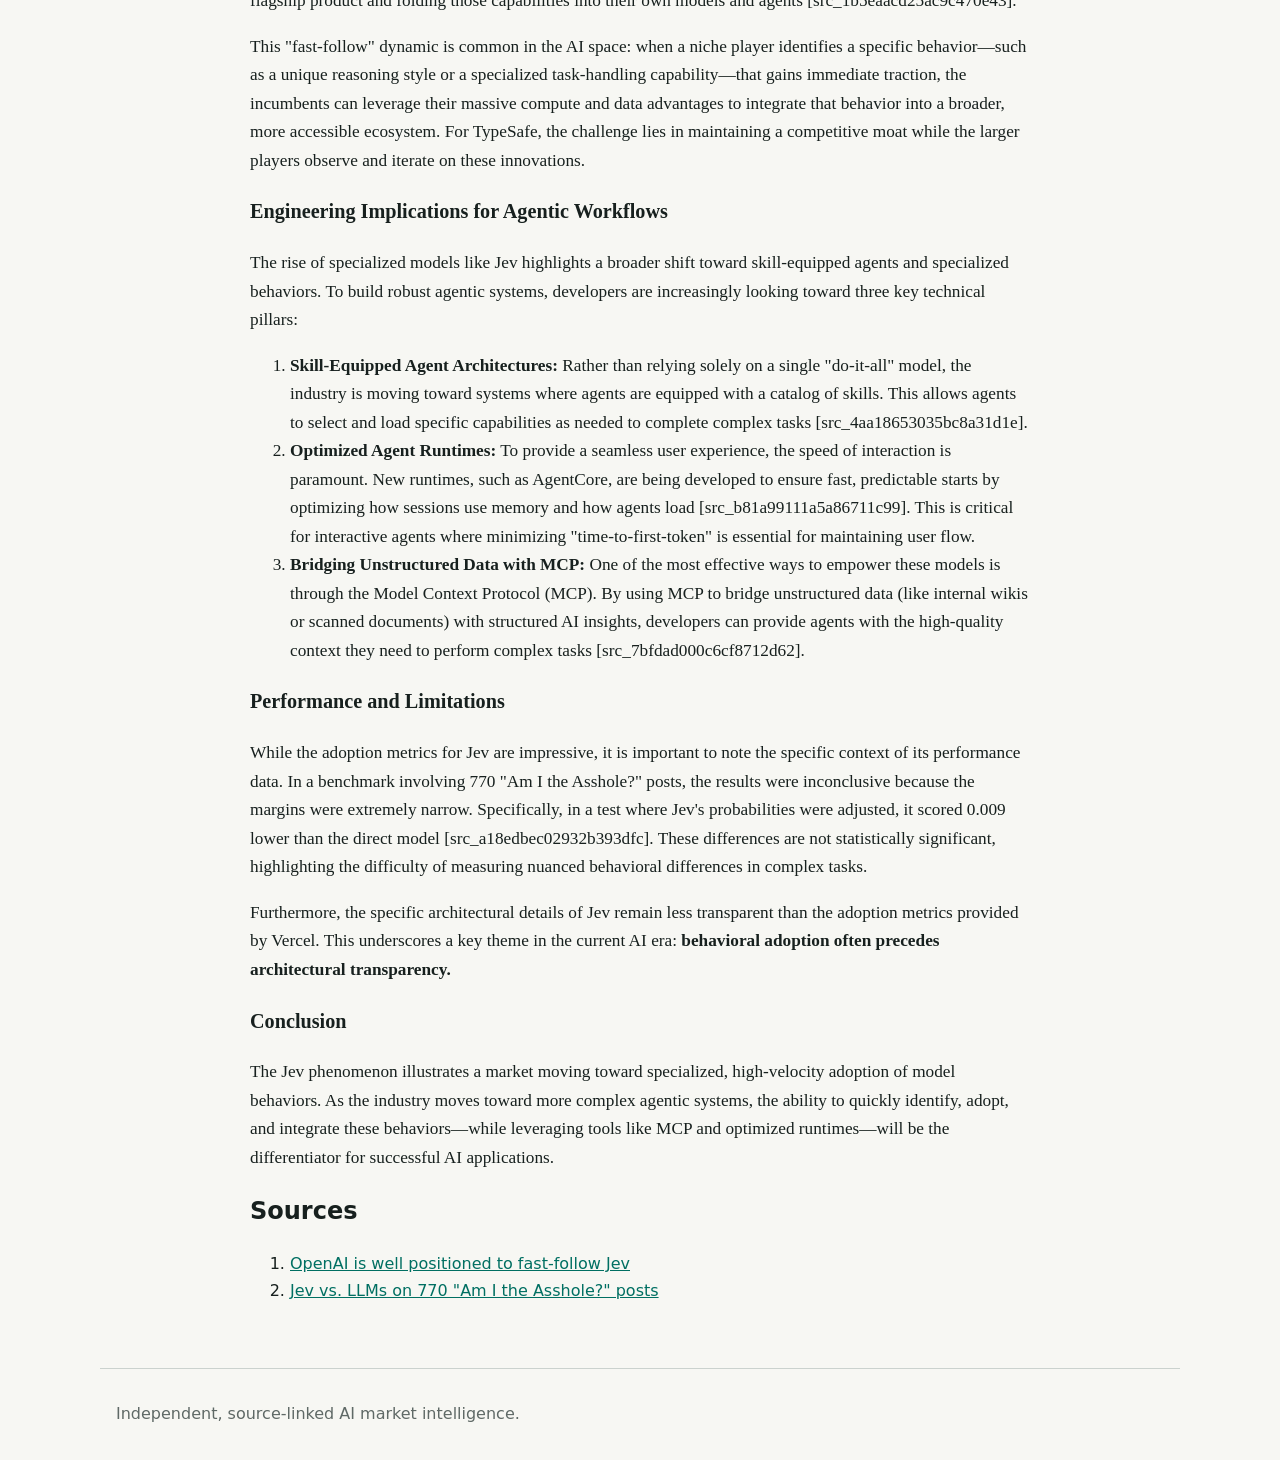
<file: articles/kev-and-jev/index.html>
<!doctype html>
<html lang="en"><head><meta charset="utf-8"><meta name="viewport" content="width=device-width,initial-scale=1">
<title>The Jev Phenomenon: Rapid Adoption and the &#39;Fast-Follow&#39; Dynamics of Agentic AI · AI Intelligence</title><link rel="canonical" href="https://orchestronai.github.io/AIResearch/articles/kev-and-jev/">
<link rel="stylesheet" href="https://orchestronai.github.io/AIResearch/assets/site-ce0cb0289bdd.css"><script defer src="https://orchestronai.github.io/AIResearch/assets/site-e74c02c86c87.js"></script>
<meta name="aipub-version" content="d9381fd3287897d7d1b71517bc30a254a32f9c77de33bad85792e91acf7d84a3"><meta property="og:title" content="The Jev Phenomenon: Rapid Adoption and the &#39;Fast-Follow&#39; Dynamics of Agentic AI"><meta property="og:description" content="The rapid rise of &#39;Jev&#39;, a new model spin by TypeSafe, highlights a shift toward specialized model behaviors. While Jev has seen unprecedented adoption speeds on platforms like Vercel, it also creates a strategic opportunity for incumbents like OpenAI to &#39;fast-follow&#39; by integrating similar capabilities into broader agentic ecosystems. This article explores the technical implications for agentic workflows, including the use of Model Context Protocol (MCP) and optimized runtimes."><meta property="og:image" content="https://orchestronai.github.io/AIResearch/articles/kev-and-jev/cover-7665b4daa324.png"><meta property="og:type" content="article"></head><body><a class="skip-link" href="#content">Skip to content</a>
<header class="site-header"><a class="brand" href="https://orchestronai.github.io/AIResearch/">AI Intelligence</a><nav aria-label="Primary"><a href="https://orchestronai.github.io/AIResearch/">Latest</a><a href="https://orchestronai.github.io/AIResearch/feed.xml">RSS</a><button id="theme-toggle" type="button" aria-label="Toggle color theme">◐</button></nav></header>
<main id="content"><article class="article"><p class="meta">agents · 2026-10-16</p><h1>The Jev Phenomenon: Rapid Adoption and the &#39;Fast-Follow&#39; Dynamics of Agentic AI</h1><p class="dek">The rapid rise of &#39;Jev&#39;, a new model spin by TypeSafe, highlights a shift toward specialized model behaviors. While Jev has seen unprecedented adoption speeds on platforms like Vercel, it also creates a strategic opportunity for incumbents like OpenAI to &#39;fast-follow&#39; by integrating similar capabilities into broader agentic ecosystems. This article explores the technical implications for agentic workflows, including the use of Model Context Protocol (MCP) and optimized runtimes.</p><img class="cover" src="cover-7665b4daa324.png" alt="Cover for The Jev Phenomenon: Rapid Adoption and the &#39;Fast-Follow&#39; Dynamics of Agentic AI" width="1200" height="630"><div class="prose"><h2>The Jev Phenomenon: Rapid Adoption and the 'Fast-Follow' Dynamics of Agentic AI</h2>
<p>In the rapidly evolving landscape of Large Language Models (LLMs), the emergence of &quot;Jev&quot;—a new spin on model behavior developed by TypeSafe—has signaled a significant shift in how the community interacts with and adopts specialized AI capabilities. According to Vercel, Jev was adopted faster than any other model in AI Gateway history [src_1b5eaacd25ac9c470e43]. This unprecedented velocity highlights a growing demand for specific, high-utility behaviors that go beyond general-purpose chat.</p>
<h3>The 'Fast-Follow' Thesis for Incumbents</h3>
<p>The rapid ascent of Jev presents a unique strategic situation for industry leaders like OpenAI. Based on an industry thesis, there is a significant possibility that OpenAI is positioned to &quot;fast-follow&quot; by replicating Jev's flagship product and folding those capabilities into their own models and agents [src_1b5eaacd25ac9c470e43].</p>
<p>This &quot;fast-follow&quot; dynamic is common in the AI space: when a niche player identifies a specific behavior—such as a unique reasoning style or a specialized task-handling capability—that gains immediate traction, the incumbents can leverage their massive compute and data advantages to integrate that behavior into a broader, more accessible ecosystem. For TypeSafe, the challenge lies in maintaining a competitive moat while the larger players observe and iterate on these innovations.</p>
<h3>Engineering Implications for Agentic Workflows</h3>
<p>The rise of specialized models like Jev highlights a broader shift toward skill-equipped agents and specialized behaviors. To build robust agentic systems, developers are increasingly looking toward three key technical pillars:</p>
<ol>
<li><strong>Skill-Equipped Agent Architectures:</strong> Rather than relying solely on a single &quot;do-it-all&quot; model, the industry is moving toward systems where agents are equipped with a catalog of skills. This allows agents to select and load specific capabilities as needed to complete complex tasks [src_4aa18653035bc8a31d1e].</li>
<li><strong>Optimized Agent Runtimes:</strong> To provide a seamless user experience, the speed of interaction is paramount. New runtimes, such as AgentCore, are being developed to ensure fast, predictable starts by optimizing how sessions use memory and how agents load [src_b81a99111a5a86711c99]. This is critical for interactive agents where minimizing &quot;time-to-first-token&quot; is essential for maintaining user flow.</li>
<li><strong>Bridging Unstructured Data with MCP:</strong> One of the most effective ways to empower these models is through the Model Context Protocol (MCP). By using MCP to bridge unstructured data (like internal wikis or scanned documents) with structured AI insights, developers can provide agents with the high-quality context they need to perform complex tasks [src_7bfdad000c6cf8712d62].</li>
</ol>
<h3>Performance and Limitations</h3>
<p>While the adoption metrics for Jev are impressive, it is important to note the specific context of its performance data. In a benchmark involving 770 &quot;Am I the Asshole?&quot; posts, the results were inconclusive because the margins were extremely narrow. Specifically, in a test where Jev's probabilities were adjusted, it scored 0.009 lower than the direct model [src_a18edbec02932b393dfc]. These differences are not statistically significant, highlighting the difficulty of measuring nuanced behavioral differences in complex tasks.</p>
<p>Furthermore, the specific architectural details of Jev remain less transparent than the adoption metrics provided by Vercel. This underscores a key theme in the current AI era: <strong>behavioral adoption often precedes architectural transparency.</strong></p>
<h3>Conclusion</h3>
<p>The Jev phenomenon illustrates a market moving toward specialized, high-velocity adoption of model behaviors. As the industry moves toward more complex agentic systems, the ability to quickly identify, adopt, and integrate these behaviors—while leveraging tools like MCP and optimized runtimes—will be the differentiator for successful AI applications.</p>
</div><section class="references"><h2>Sources</h2><ol><li><a href="https://arcturus-labs.com/blog/2026/09/21/will-openai-eat-jevs-lunch">OpenAI is well positioned to fast-follow Jev</a></li><li><a href="https://github.com/dchristopoulos/jev-aita">Jev vs. LLMs on 770 &#34;Am I the Asshole?&#34; posts</a></li></ol></section></article></main><footer>Independent, source-linked AI market intelligence.</footer></body></html>
</file>
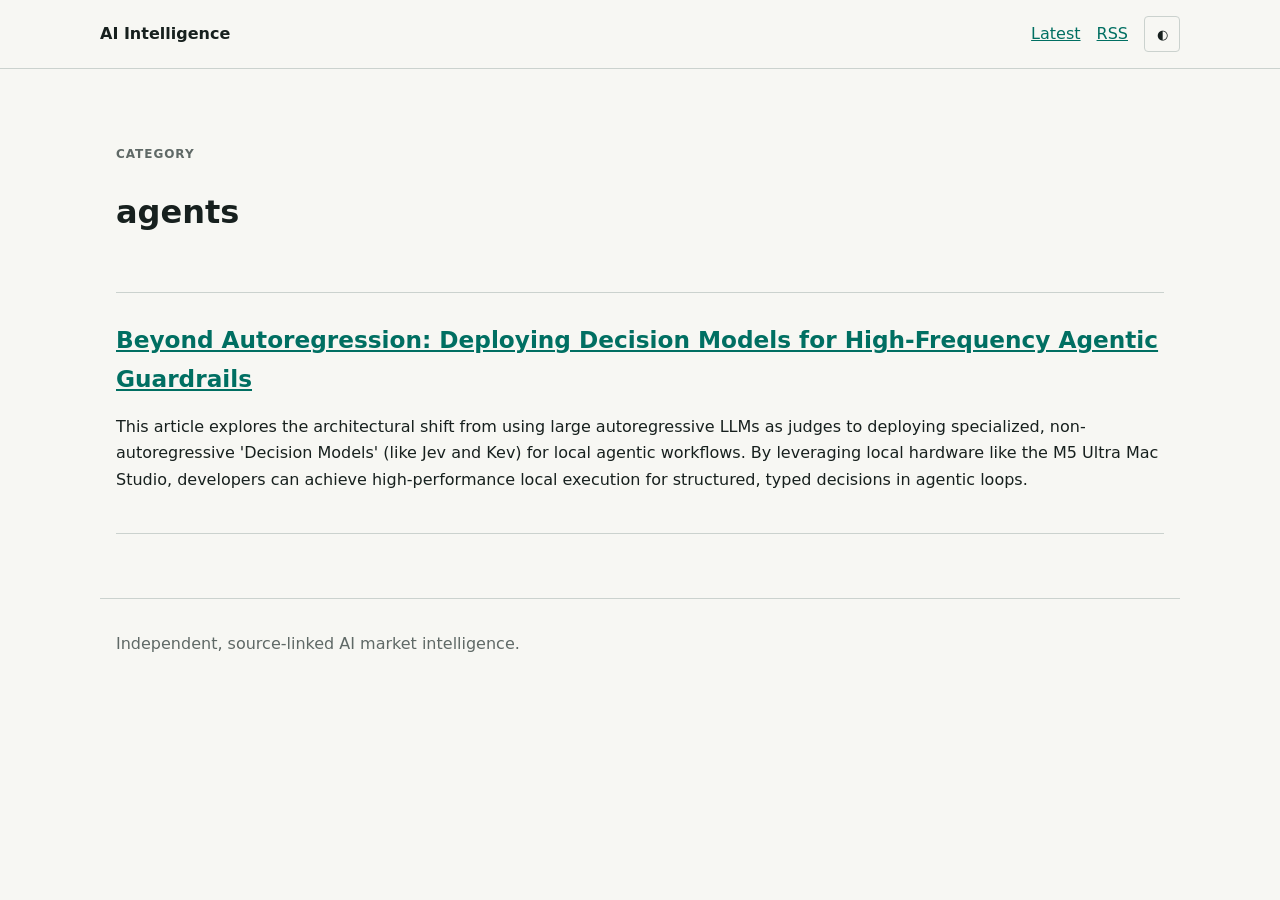
<file: categories/agents/index.html>
<!doctype html>
<html lang="en"><head><meta charset="utf-8"><meta name="viewport" content="width=device-width,initial-scale=1">
<title>agents · AI Intelligence</title><link rel="canonical" href="https://orchestronai.github.io/AIResearch/categories/agents/">
<link rel="stylesheet" href="https://orchestronai.github.io/AIResearch/assets/site-ce0cb0289bdd.css"><script defer src="https://orchestronai.github.io/AIResearch/assets/site-e74c02c86c87.js"></script>
</head><body><a class="skip-link" href="#content">Skip to content</a>
<header class="site-header"><a class="brand" href="https://orchestronai.github.io/AIResearch/">AI Intelligence</a><nav aria-label="Primary"><a href="https://orchestronai.github.io/AIResearch/">Latest</a><a href="https://orchestronai.github.io/AIResearch/feed.xml">RSS</a><button id="theme-toggle" type="button" aria-label="Toggle color theme">◐</button></nav></header>
<main id="content"><header class="section-head"><p class="eyebrow">Category</p><h1>agents</h1></header><section class="stream"><article class="story"><h2><a href="https://orchestronai.github.io/AIResearch/articles/deploying-local-llm-models/">Beyond Autoregression: Deploying Decision Models for High-Frequency Agentic Guardrails</a></h2><p>This article explores the architectural shift from using large autoregressive LLMs as judges to deploying specialized, non-autoregressive &#39;Decision Models&#39; (like Jev and Kev) for local agentic workflows. By leveraging local hardware like the M5 Ultra Mac Studio, developers can achieve high-performance local execution for structured, typed decisions in agentic loops.</p></article></section></main><footer>Independent, source-linked AI market intelligence.</footer></body></html>
</file>
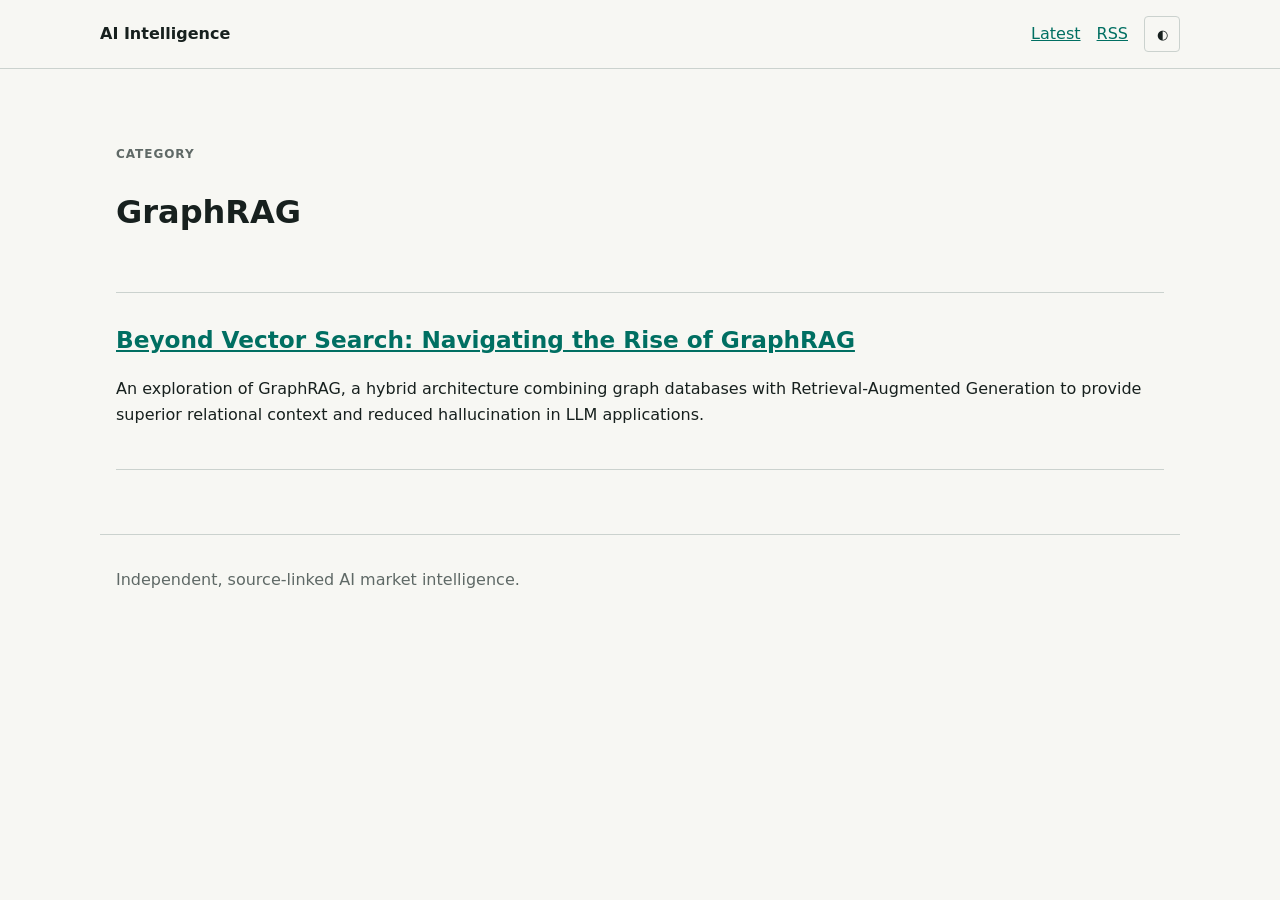
<file: categories/graphrag/index.html>
<!doctype html>
<html lang="en"><head><meta charset="utf-8"><meta name="viewport" content="width=device-width,initial-scale=1">
<title>GraphRAG · AI Intelligence</title><link rel="canonical" href="https://orchestronai.github.io/AIResearch/categories/graphrag/">
<link rel="stylesheet" href="https://orchestronai.github.io/AIResearch/assets/site-ce0cb0289bdd.css"><script defer src="https://orchestronai.github.io/AIResearch/assets/site-e74c02c86c87.js"></script>
</head><body><a class="skip-link" href="#content">Skip to content</a>
<header class="site-header"><a class="brand" href="https://orchestronai.github.io/AIResearch/">AI Intelligence</a><nav aria-label="Primary"><a href="https://orchestronai.github.io/AIResearch/">Latest</a><a href="https://orchestronai.github.io/AIResearch/feed.xml">RSS</a><button id="theme-toggle" type="button" aria-label="Toggle color theme">◐</button></nav></header>
<main id="content"><header class="section-head"><p class="eyebrow">Category</p><h1>GraphRAG</h1></header><section class="stream"><article class="story"><h2><a href="https://orchestronai.github.io/AIResearch/articles/graphrag/">Beyond Vector Search: Navigating the Rise of GraphRAG</a></h2><p>An exploration of GraphRAG, a hybrid architecture combining graph databases with Retrieval-Augmented Generation to provide superior relational context and reduced hallucination in LLM applications.</p></article></section></main><footer>Independent, source-linked AI market intelligence.</footer></body></html>
</file>
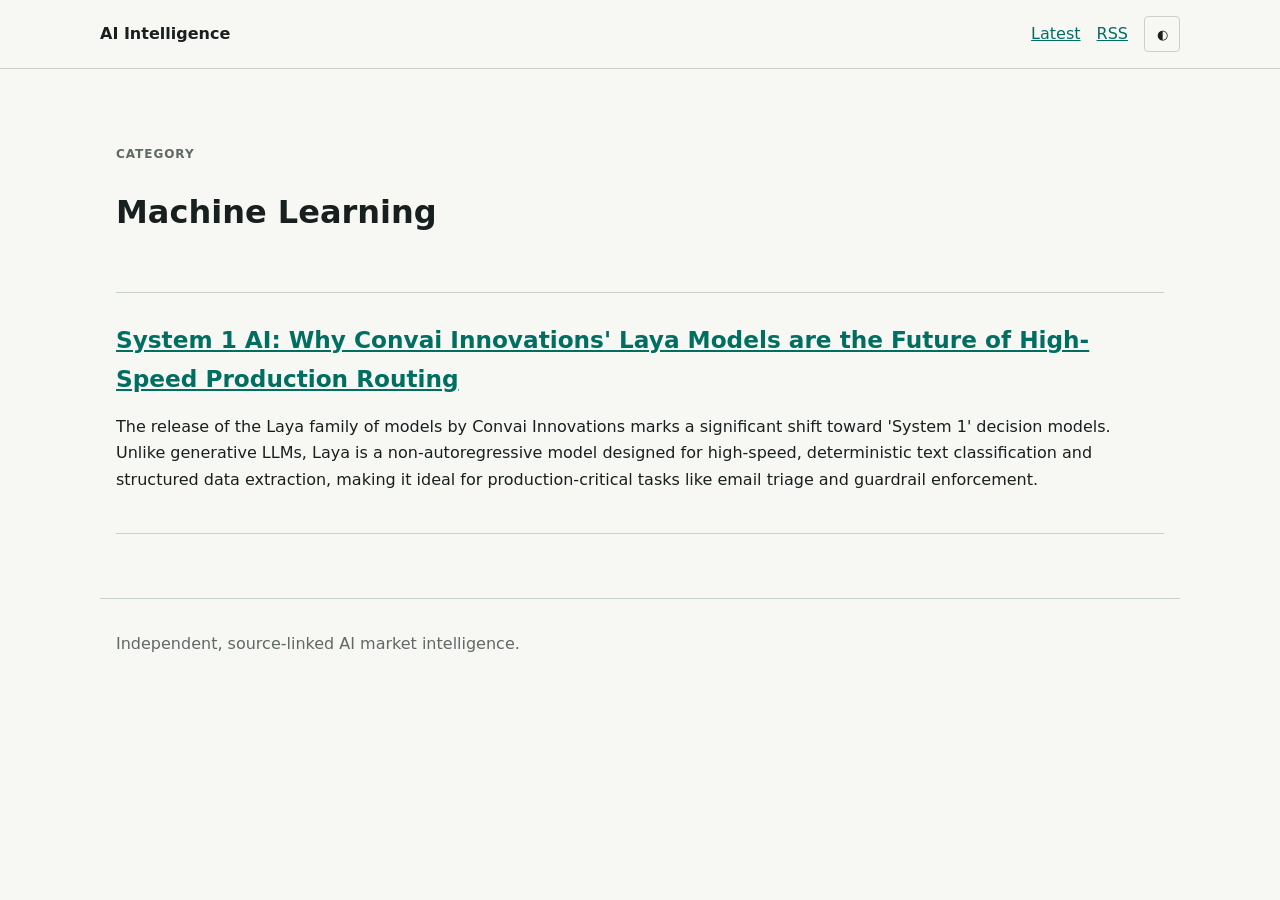
<file: categories/machine-learning/index.html>
<!doctype html>
<html lang="en"><head><meta charset="utf-8"><meta name="viewport" content="width=device-width,initial-scale=1">
<title>Machine Learning · AI Intelligence</title><link rel="canonical" href="https://orchestronai.github.io/AIResearch/categories/machine-learning/">
<link rel="stylesheet" href="https://orchestronai.github.io/AIResearch/assets/site-ce0cb0289bdd.css"><script defer src="https://orchestronai.github.io/AIResearch/assets/site-e74c02c86c87.js"></script>
</head><body><a class="skip-link" href="#content">Skip to content</a>
<header class="site-header"><a class="brand" href="https://orchestronai.github.io/AIResearch/">AI Intelligence</a><nav aria-label="Primary"><a href="https://orchestronai.github.io/AIResearch/">Latest</a><a href="https://orchestronai.github.io/AIResearch/feed.xml">RSS</a><button id="theme-toggle" type="button" aria-label="Toggle color theme">◐</button></nav></header>
<main id="content"><header class="section-head"><p class="eyebrow">Category</p><h1>Machine Learning</h1></header><section class="stream"><article class="story"><h2><a href="https://orchestronai.github.io/AIResearch/articles/convaiinnovations-laya-text-classification/">System 1 AI: Why Convai Innovations&#39; Laya Models are the Future of High-Speed Production Routing</a></h2><p>The release of the Laya family of models by Convai Innovations marks a significant shift toward &#39;System 1&#39; decision models. Unlike generative LLMs, Laya is a non-autoregressive model designed for high-speed, deterministic text classification and structured data extraction, making it ideal for production-critical tasks like email triage and guardrail enforcement.</p></article></section></main><footer>Independent, source-linked AI market intelligence.</footer></body></html>
</file>
